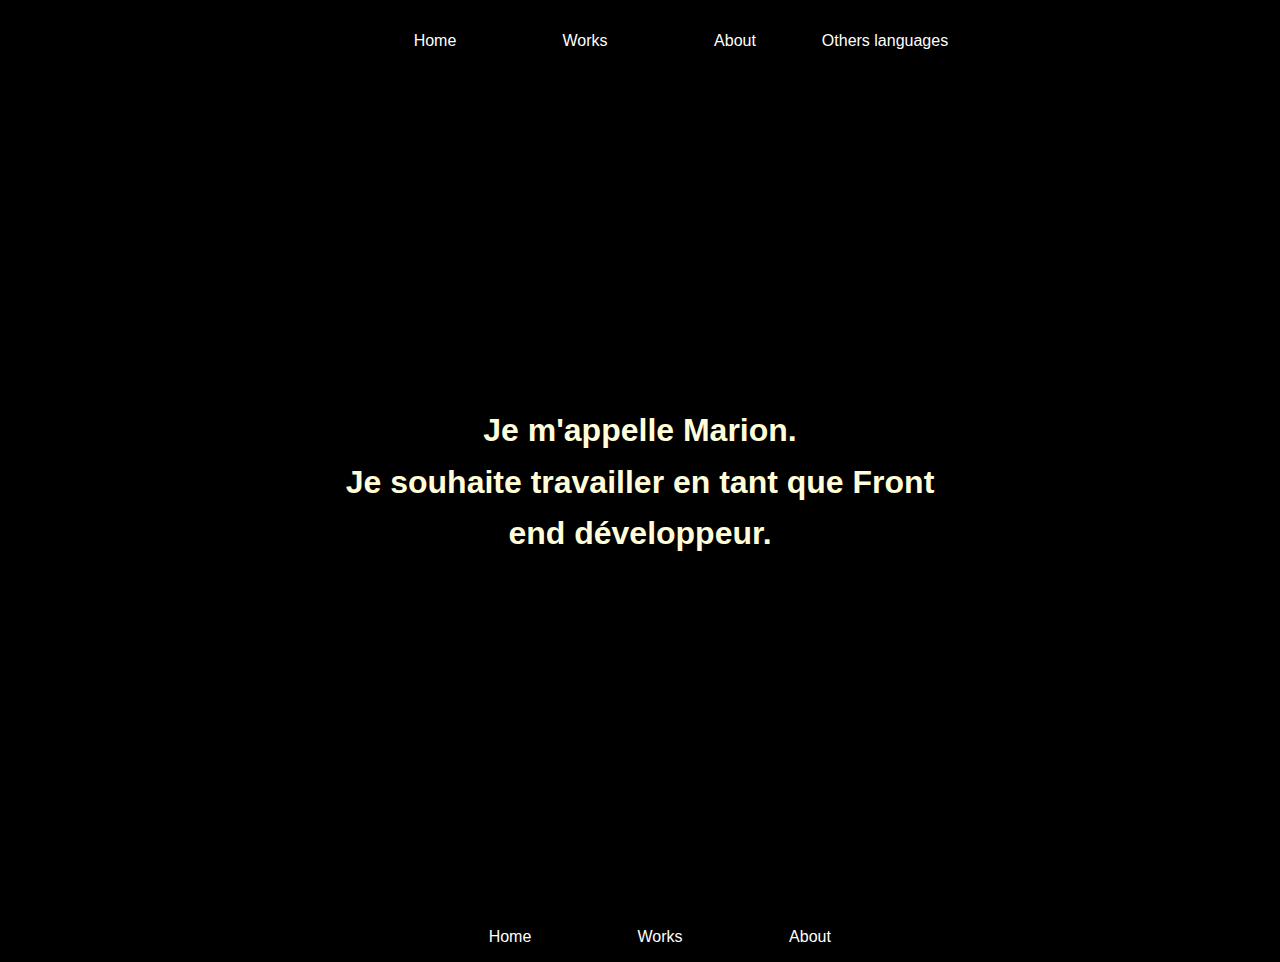
<file: Français/index.html>
<!DOCTYPE html>
<html lang="fr" dir="ltr">
  <head>
    <meta charset="utf-8">
    <title>Home</title>
    <meta name="viewport" content="width=device-width, initial-scale=1">
    <link rel="stylesheet" href="./css/normalize.css">
    <link rel="stylesheet" type="text/css" href="./css/css-style.css">
    <script src="js/jquery-3.3.1.min.js"></script>
  </head>
  <body>
    <div class="wrapper">
      <header>
        <nav class="global-menu">
          <a href="#" class="global-menu-button"><img src="img/menu.svg" alt="">
          </a>
          <ul class="global-menu-list">
            <li class="global-menu-item"><a href="index.html" class="item">Home</a></li>
            <li class="global-menu-item"><a href="portfolio.html" class="item">Works</a></li>
            <li class="global-menu-item"><a href="about.html" class="item">About</a></li>
            <li class="global-menu-item dropdown">
              <div class="dropbutton item">
                Others languages
                <div class="dropdown-content">
                  <a class="pc-dropdown" href="top.html,portfolio.html,contact.html">English</a>
                    <button class="button1">
                      <a href="top.html,portfolio.html,contact.html">EN</a>
                    </button>
                  <a class="pc-dropdown" href="accueil.html,portfolio.html,contact.html">日本語</a>
                    <button class="button2">
                      <a href="accueil.html,portfolio.html,contact.html">JP</a>
                    </button>
                </div>
              </div>
            </li>
          </ul>
        </nav>
      </header>

      <main>
        <div class="main-background">

        <div class="hero-text">
          <h1>Je m'appelle Marion.</br> Je souhaite travailler en tant que Front end développeur.</h1>
        </div>
      </div>
      </main>

      <footer>
      <ul class="sub-menu">
        <li><a href="index.html">Home</a></li>
        <li><a href="portfolio.html">Works</a></li>
        <li><a href="about.html">About</a></li>
      </ul>
      </footer>
    </div>
    <script type="text/javascript" src="./js/js-style.js"></script>
  </body>
  </body>
</html>
</file>
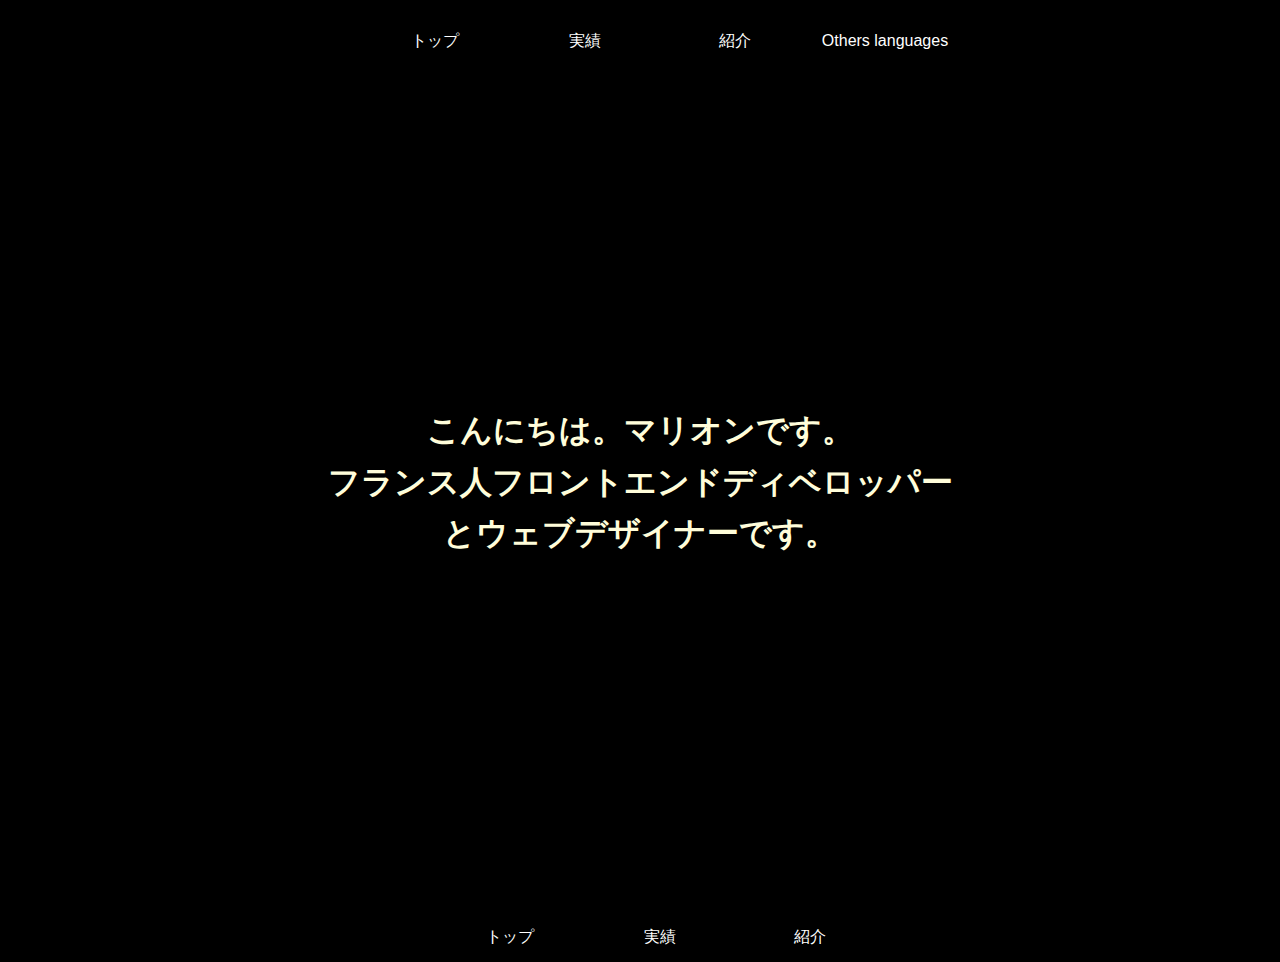
<file: 日本語/index.html>
<!DOCTYPE html>
<html lang="ja" dir="ltr">
  <head>
    <meta charset="utf-8">
    <title>トップ</title>
    <meta name="viewport" content="width=device-width, initial-scale=1">
    <link rel="stylesheet" type="text/css" href="./css/normalize.css">
    <link rel="stylesheet" type="text/css" href="./css/css-style.css">
    <script src="js/jquery-3.3.1.min.js"></script>
  </head>
  <body>
    <div class="wrapper">
      <header>
        <nav class="global-menu">
          <a href="#" class="global-menu-button"><img src="img/menu.svg" alt="">
          </a>
          <ul class="global-menu-list">
            <li class="global-menu-item"><a href="index.html" class="item">トップ</a></li>
            <li class="global-menu-item"><a href="portfolio.html" class="item">実績</a></li>
            <li class="global-menu-item"><a href="about.html" class="item">紹介</a></li>
            <li class="global-menu-item dropdown">
              <div class="dropbutton item">
                Others languages
                <div class="dropdown-content">
                  <a class="pc-dropdown" href="top.html,portfolio.html,contact.html">English</a>
                    <button class="button1">
                      <a href="top.html,portfolio.html,contact.html">EN</a>
                    </button>
                  <a class="pc-dropdown" href="accueil.html,portfolio.html,contact.html">Français</a>
                    <button class="button2">
                      <a href="accueil.html,portfolio.html,contact.html">FR</a>
                    </button>
                </div>
              </div>
            </li>
          </ul>
        </nav>
      </header>

      <main>
        <div class="main-background">

        <div class="hero-text">
          <h1>こんにちは。マリオンです。</br>フランス人フロントエンドディベロッパーとウェブデザイナーです。</h1>
        </div>
      </div>
      </main>

      <footer>
      <ul class="sub-menu">
        <li><a href="index.html">トップ</a></li>
        <li><a href="portfolio.html">実績</a></li>
        <li><a href="about.html">紹介</a></li>
      </ul>
      </footer>
    </div>
    <script type="text/javascript" src="./js/js-style.js"></script>
  </body>
  </body>
</html>
</file>
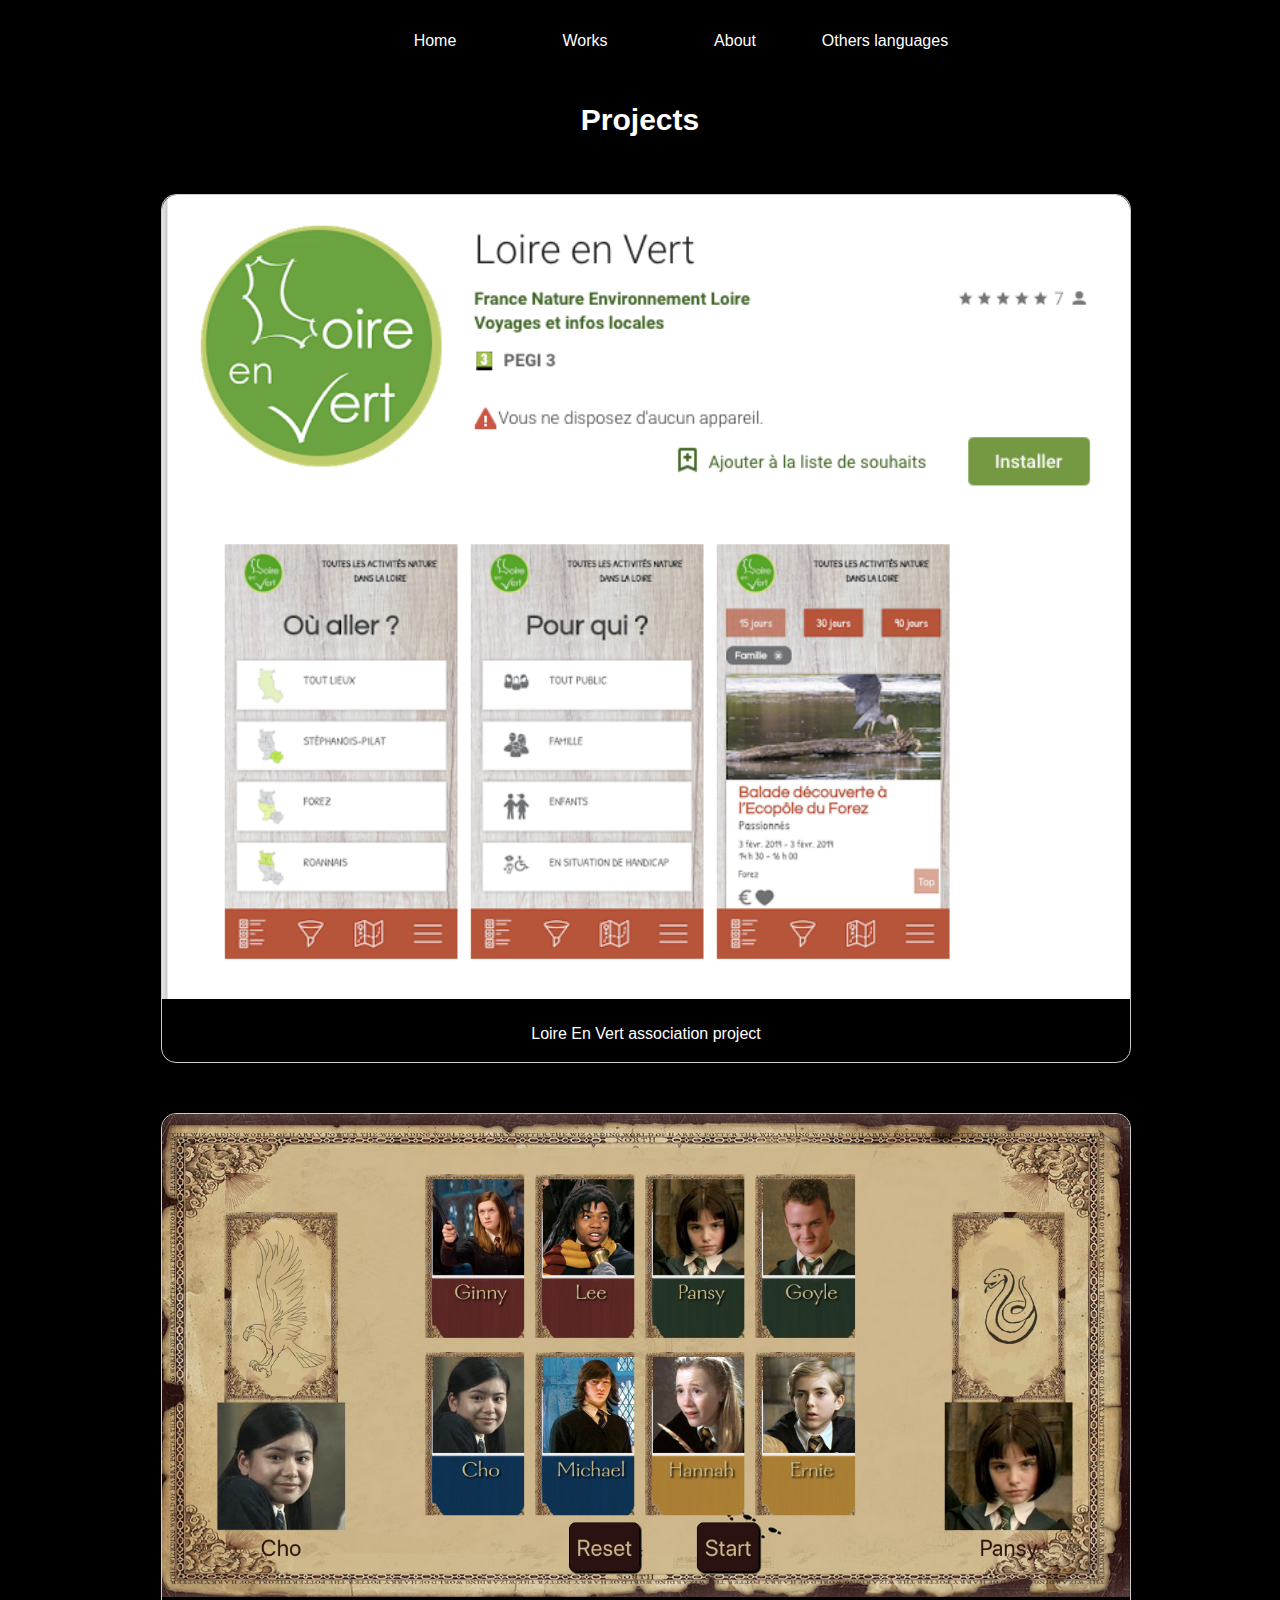
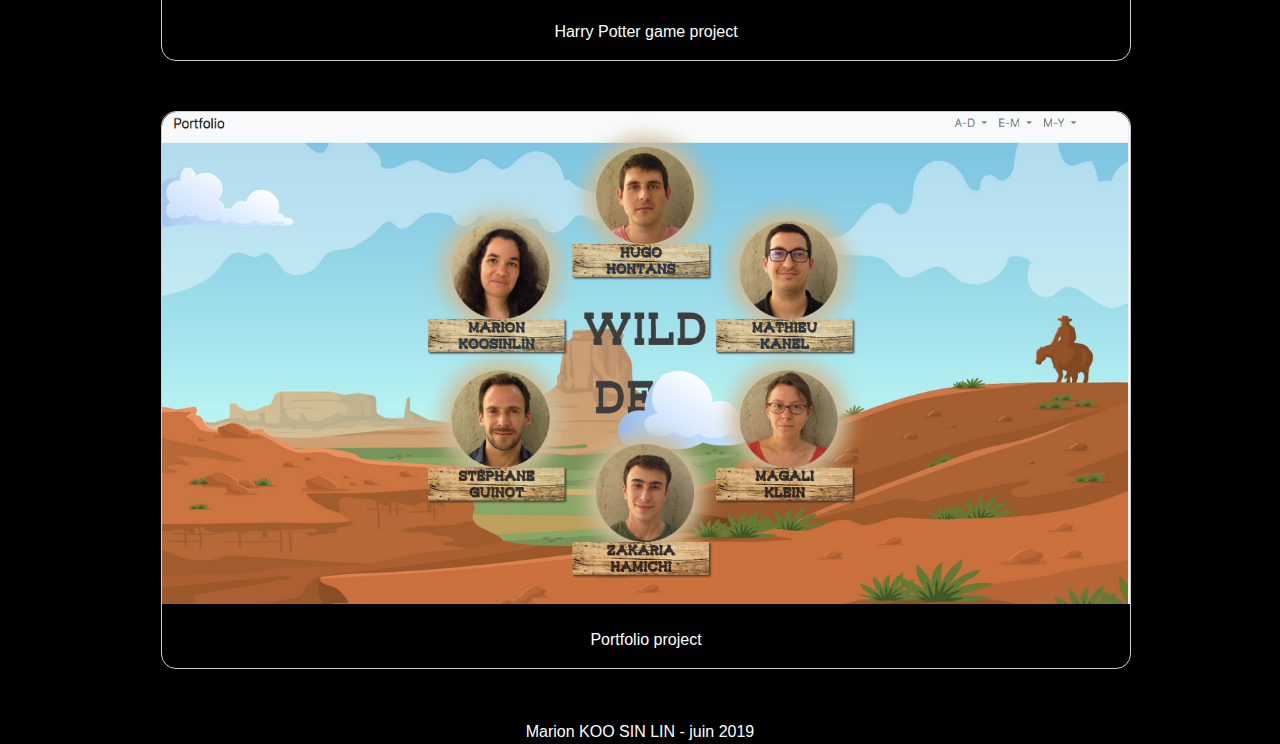
<file: English/portfolio.html>
<!DOCTYPE html>
<html lang="ja" dir="ltr">
  <head>
    <meta charset="utf-8">
    <title>Works</title>
    <meta name="viewport" content="width=device-width, initial-scale=1">
    <link rel="stylesheet" href="./css/normalize.css">
    <link rel="stylesheet" type="text/css" href="./css/css-style.css">
    <script src="js/jquery-3.3.1.min.js"></script>
  </head>
  <body>
    <div class="wrapper">
    <header>
      <nav class="global-menu">
        <a href="#" class="global-menu-button"><img src="img/menu.svg" alt="">
        </a>
        <ul class="global-menu-list">
          <li class="global-menu-item"><a href="index.html" class="item">Home</a></li>
          <li class="global-menu-item"><a href="portfolio.html" class="item">Works</a></li>
          <li class="global-menu-item"><a href="about.html" class="item">About</a></li>
          <li class="global-menu-item dropdown">
            <div class="dropbutton item">
              Others languages
              <div class="dropdown-content">
                <a class="pc-dropdown" href="top.html,portfolio.html,contact.html">English</a>
                  <button class="button1">
                    <a href="top.html,portfolio.html,contact.html">EN</a>
                  </button>
                <a class="pc-dropdown" href="accueil.html,portfolio.html,contact.html">日本語</a>
                  <button class="button2">
                    <a href="accueil.html,portfolio.html,contact.html">JP</a>
                  </button>
              </div>
            </div>
          </li>
        </ul>
      </nav>
    </header>
    <main>
      <h2 class="portfolio-title1">Projects</h2>

      <div class="gallery1">
      <div class="gallery1-item">
        <a target="_blank" href="https://play.google.com/store/apps/details?id=fr.loireenvert.cordova&hl=fr"><img src="./img/loireEnVert.png" alt="webdesign1"></a>
      <div class="desc1">Loire En Vert association project</div>
      </div>
      <div class="gallery1-item">
        <a target="_blank" href="https://luckarts.github.io/Spotter/#/"><img src="./img/harryPotter.png" alt="webdesign2"></a>
      <div class="desc1">Harry Potter game project</div>
      </div>
      <div class="gallery1-item">
        <a target="_blank" href="https://wildcodeschool.github.io/lyon-0918-portfolio/page5.html"><img src="./img/portfolioWild.png" alt="webdesign3"></a>
      <div class="desc1">Portfolio project</div>
      </div>
      </div>

      <!--<h2 class="portfolio-title2">デザイナー</h2>

      <div class="gallery2">
        <div class="gallery2-item">
        <a target="_blank" href="img/design1.png"><img src="img/design1.png" alt="design photo"></a>
      <div class="desc">Add a description here.</div>
      </div>
      <div class="gallery2-item">
        <a target="_blank" href="#"><img src="#" alt="webdesign5"></a>
      <div class="desc">Add a description here.</div>
      </div>
      <div class="gallery2-item">
        <a target="_blank" href="#"><img src="#" alt="webdesign6"></a>
      <div class="desc">Add a description here.</div>
      </div>
    </div>-->
    </main>

    <footer>
      <div>
        <p>Marion KOO SIN LIN - juin 2019</p>
      </div>
    </footer>
    </div>
    <script type="text/javascript" src="./js/js-style.js"></script>
  </body>
  </body>
</html>
</file>
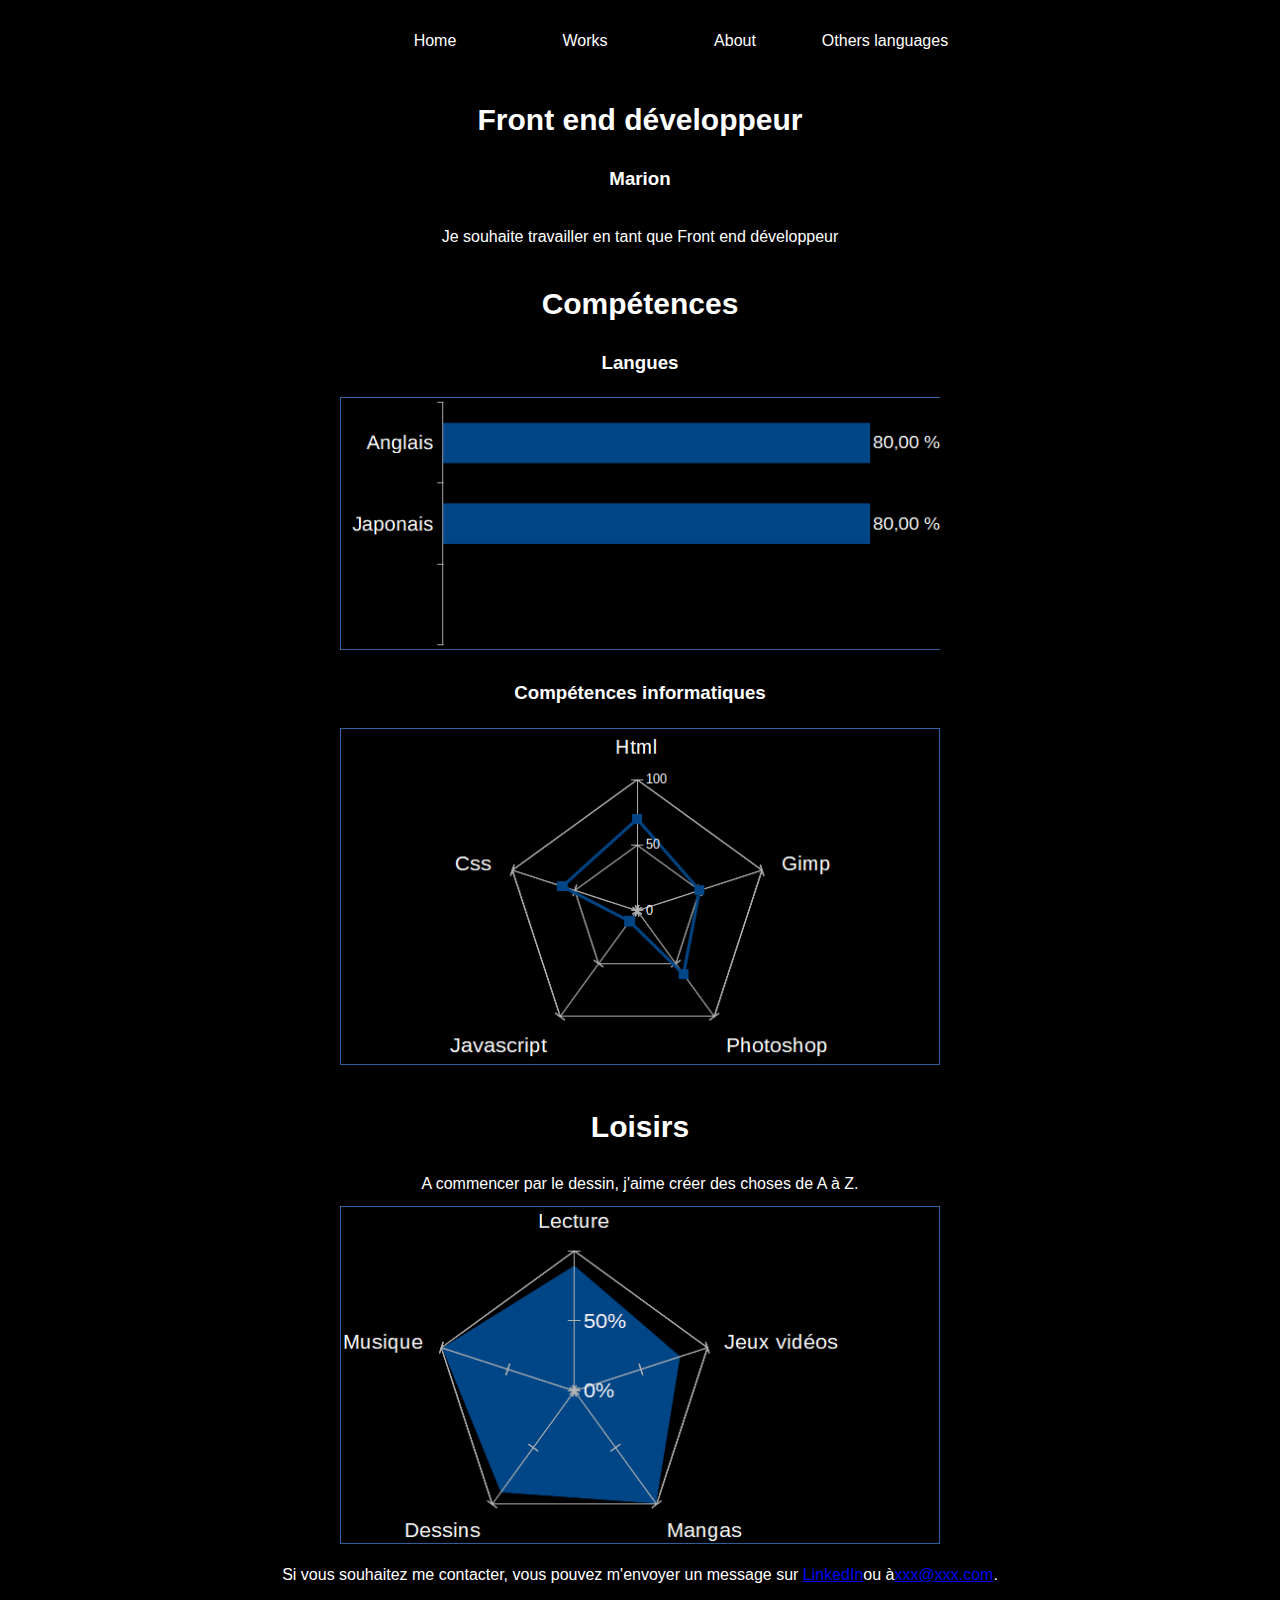
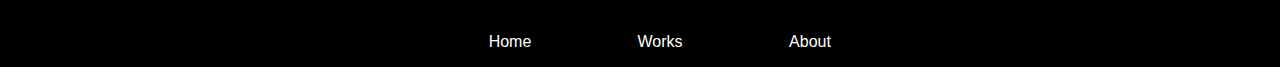
<file: Français/about.html>
<!DOCTYPE html>
<html lang="fr">
  <head>
    <meta charset="utf-8">
    <title>About</title>
    <meta name="viewport" content="width=device-width, initial-scale=1">
    <link rel="stylesheet" type="text/css" href="./css/normalize.css">
    <link rel="stylesheet" type="text/css" href="./css/css-style.css">
    <script src="js/jquery-3.3.1.min.js"></script>
  </head>
  <body>
    <div class="wrapper">
      <header>
        <nav class="global-menu">
          <a href="#" class="global-menu-button"><img src="img/menu.svg" alt="">
          </a>
          <ul class="global-menu-list">
            <li class="global-menu-item"><a href="index.html" class="item">Home</a></li>
            <li class="global-menu-item"><a href="portfolio.html" class="item">Works</a></li>
            <li class="global-menu-item"><a href="about.html" class="item">About</a></li>
            <li class="global-menu-item dropdown">
              <div class="dropbutton item">
                Others languages
                <div class="dropdown-content">
                  <a class="pc-dropdown" href="top.html,portfolio.html,contact.html">English</a>
                    <button class="button1">
                      <a href="top.html,portfolio.html,contact.html">EN</a>
                    </button>
                  <a class="pc-dropdown" href="accueil.html,portfolio.html,contact.html">日本語</a>
                    <button class="button2">
                      <a href="accueil.html,portfolio.html,contact.html">JP</a>
                    </button>
                </div>
              </div>
            </li>
          </ul>
        </nav>
      </header>

      <main>
        <!-- services proposés ? moyens de contact, réseaux sociaux, etc.-->
        <h2 class="about_tittle">Front end développeur</h2>
        <h3 class="name">Marion</h3>
        <p>Je souhaite travailler en tant que Front end développeur</p>

        <h2 class="about_tittle">Compétences</h2>
        <h3 class="sub-title">Langues</h3>
        <img src="./img/language-skills-fr.png" alt="diagrammes langues" class="skill1">

        <img src="./img/language-skills-small-fr.png" alt="diagrammes langues" class="skill3">

        <h3 class="sub-title">Compétences informatiques</h3>
        <img src="./img/IT-skills.png" alt="compétences informatiques" class="skill2">

        <img src="./img/IT-skills-small.png" alt="compétences informatiques" class="skill4">

        <h2 class="about_tittle">Loisirs</h2>

        <p>A commencer par le dessin, j'aime créer des choses de A à Z.</p>

        <img src="./img/hobby-fr.png" alt="diagrammes loisirs" class="hobby">
        <img src="./img/hobby2-fr.png" alt="diagrammes loisirs" class="hobby2">

        <p>Si vous souhaitez me contacter, vous pouvez m'envoyer un message sur <a target="_blank"href="https://fr.linkedin.com/in/marion-koosinlin-150161114">LinkedIn</a>ou à<a target="_blank" href="#">xxx@xxx.com</a>.</p>
      </main>

      <footer>
        <ul class="sub-menu">
          <li><a href="index.html">Home</a></li>
          <li><a href="portfolio.html">Works</a></li>
          <li><a href="about.html">About</a></li>
        </ul>
      </footer>
    </div>
    <script type="text/javascript" src="./js/js-style.js"></script>
  </body>
</html>
</file>
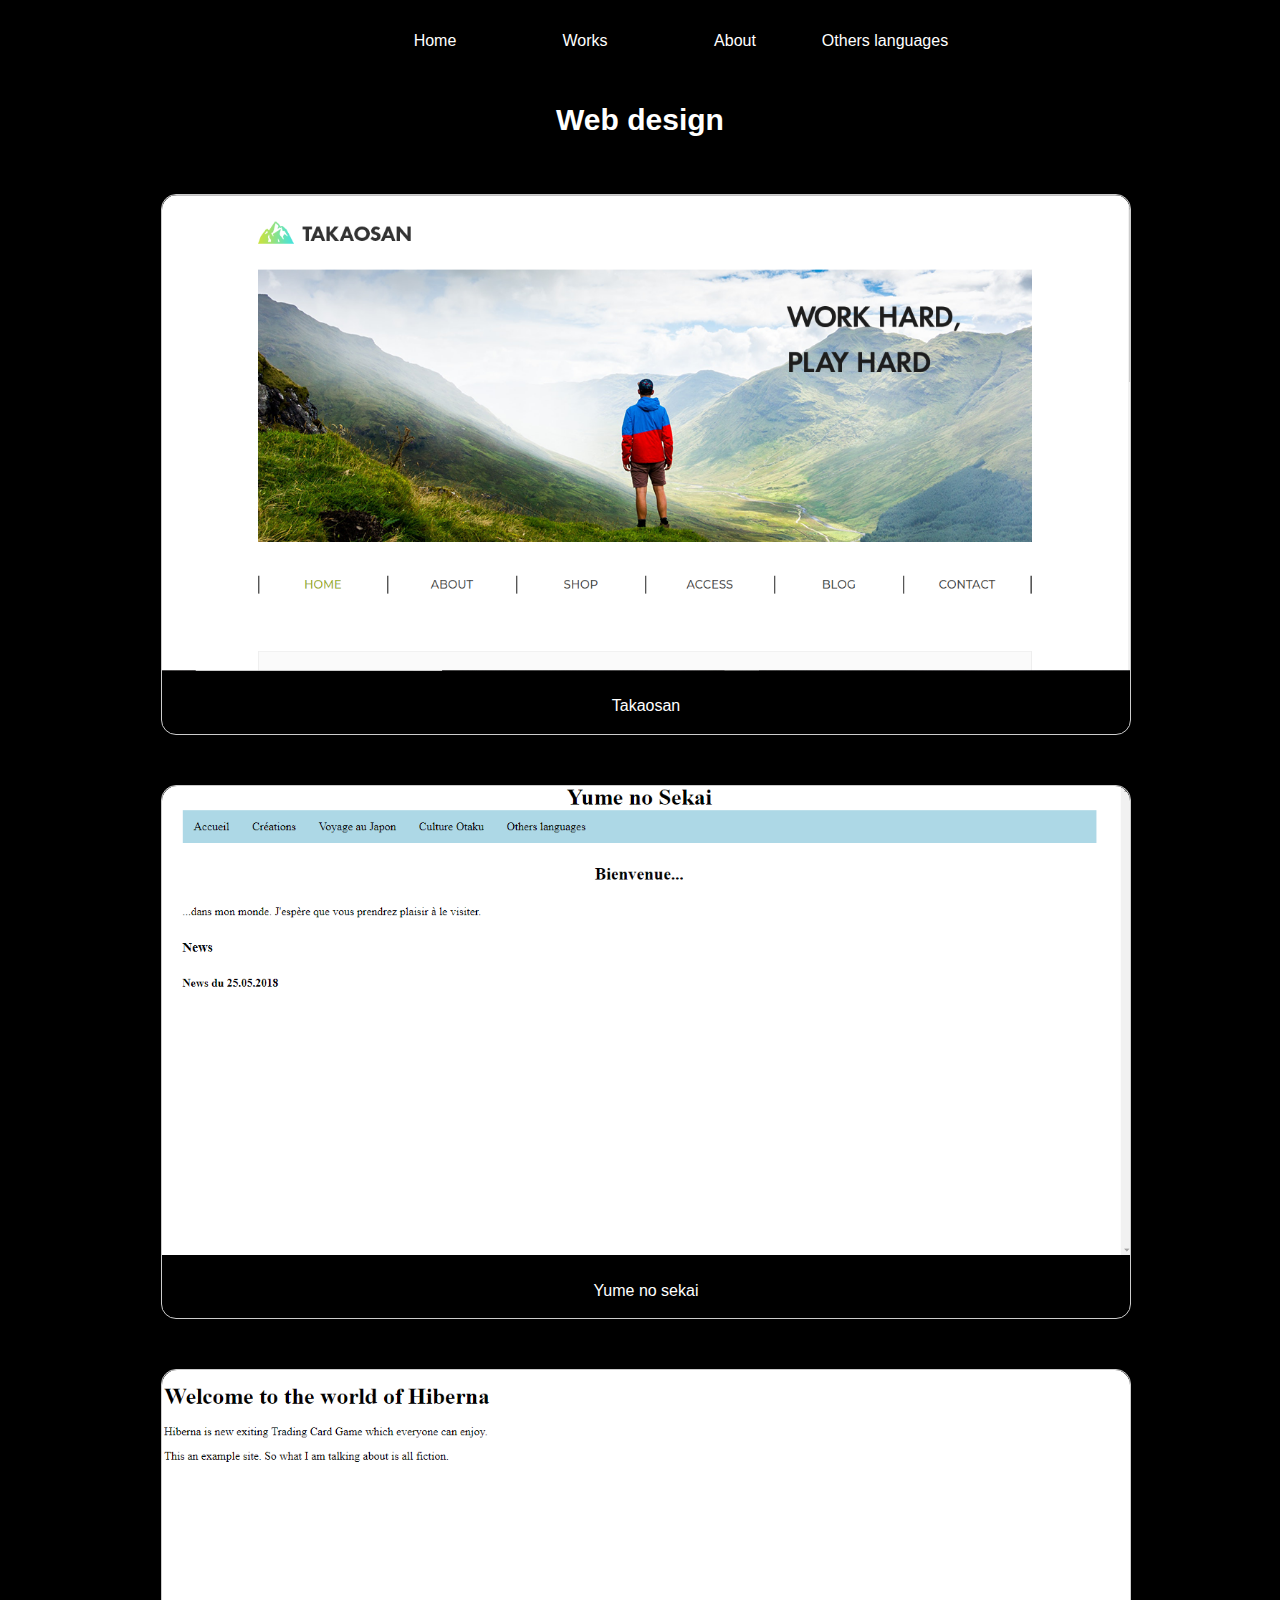
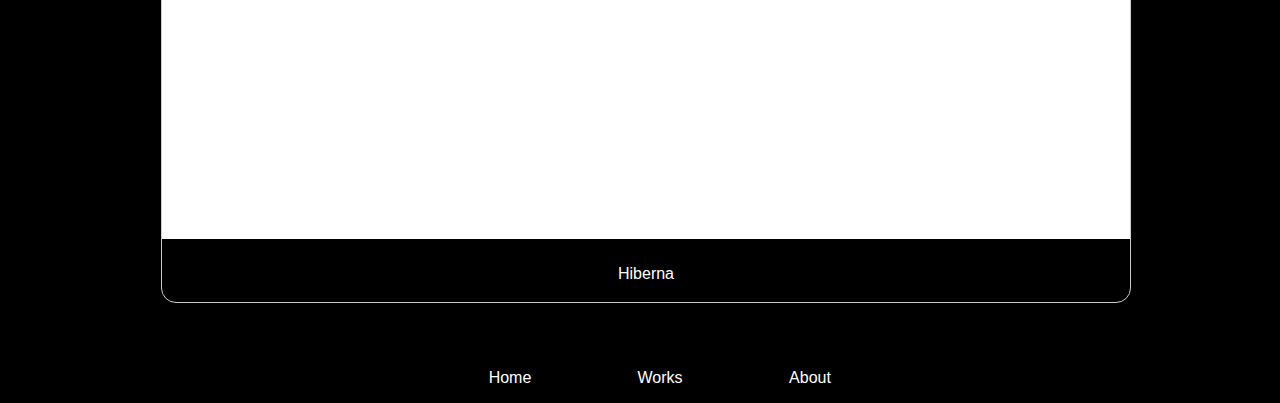
<file: Français/portfolio.html>
<!DOCTYPE html>
<html lang="ja" dir="ltr">
  <head>
    <meta charset="utf-8">
    <title>Works</title>
    <meta name="viewport" content="width=device-width, initial-scale=1">
    <link rel="stylesheet" href="./css/normalize.css">
    <link rel="stylesheet" type="text/css" href="./css/css-style.css">
    <script src="js/jquery-3.3.1.min.js"></script>
  </head>
  <body>
    <div class="wrapper">
    <header>
      <nav class="global-menu">
        <a href="#" class="global-menu-button"><img src="img/menu.svg" alt="">
        </a>
        <ul class="global-menu-list">
          <li class="global-menu-item"><a href="index.html" class="item">Home</a></li>
          <li class="global-menu-item"><a href="portfolio.html" class="item">Works</a></li>
          <li class="global-menu-item"><a href="about.html" class="item">About</a></li>
          <li class="global-menu-item dropdown">
            <div class="dropbutton item">
              Others languages
              <div class="dropdown-content">
                <a class="pc-dropdown" href="top.html,portfolio.html,contact.html">English</a>
                  <button class="button1">
                    <a href="top.html,portfolio.html,contact.html">EN</a>
                  </button>
                <a class="pc-dropdown" href="accueil.html,portfolio.html,contact.html">日本語</a>
                  <button class="button2">
                    <a href="accueil.html,portfolio.html,contact.html">JP</a>
                  </button>
              </div>
            </div>
          </li>
        </ul>
      </nav>
    </header>
    <main>
      <h2 class="portfolio-title1">Web design</h2>

      <div class="gallery1">
      <div class="gallery1-item">
        <a target="_blank" href="#"><img src="./img/website1.png" alt="webdesign1"></a>
      <div class="desc1">Takaosan</div>
      </div>
      <div class="gallery1-item">
        <a target="_blank" href="#"><img src="./img/website2.png" alt="webdesign2"></a>
      <div class="desc1">Yume no sekai</div>
      </div>
      <div class="gallery1-item">
        <a target="_blank" href="#"><img src="./img/website3.png" alt="webdesign3"></a>
      <div class="desc1">Hiberna</div>
      </div>
      </div>

      <!--<h2 class="portfolio-title2">デザイナー</h2>

      <div class="gallery2">
        <div class="gallery2-item">
        <a target="_blank" href="img/design1.png"><img src="img/design1.png" alt="design photo"></a>
      <div class="desc">Add a description here.</div>
      </div>
      <div class="gallery2-item">
        <a target="_blank" href="#"><img src="#" alt="webdesign5"></a>
      <div class="desc">Add a description here.</div>
      </div>
      <div class="gallery2-item">
        <a target="_blank" href="#"><img src="#" alt="webdesign6"></a>
      <div class="desc">Add a description here.</div>
      </div>
    </div>-->
    </main>

    <footer>
      <ul class="sub-menu">
        <li><a href="index.html">Home</a></li>
        <li><a href="portfolio.html">Works</a></li>
        <li><a href="about.html">About</a></li>
      </ul>
    </footer>
    </div>
    <script type="text/javascript" src="./js/js-style.js"></script>
  </body>
  </body>
</html>
</file>
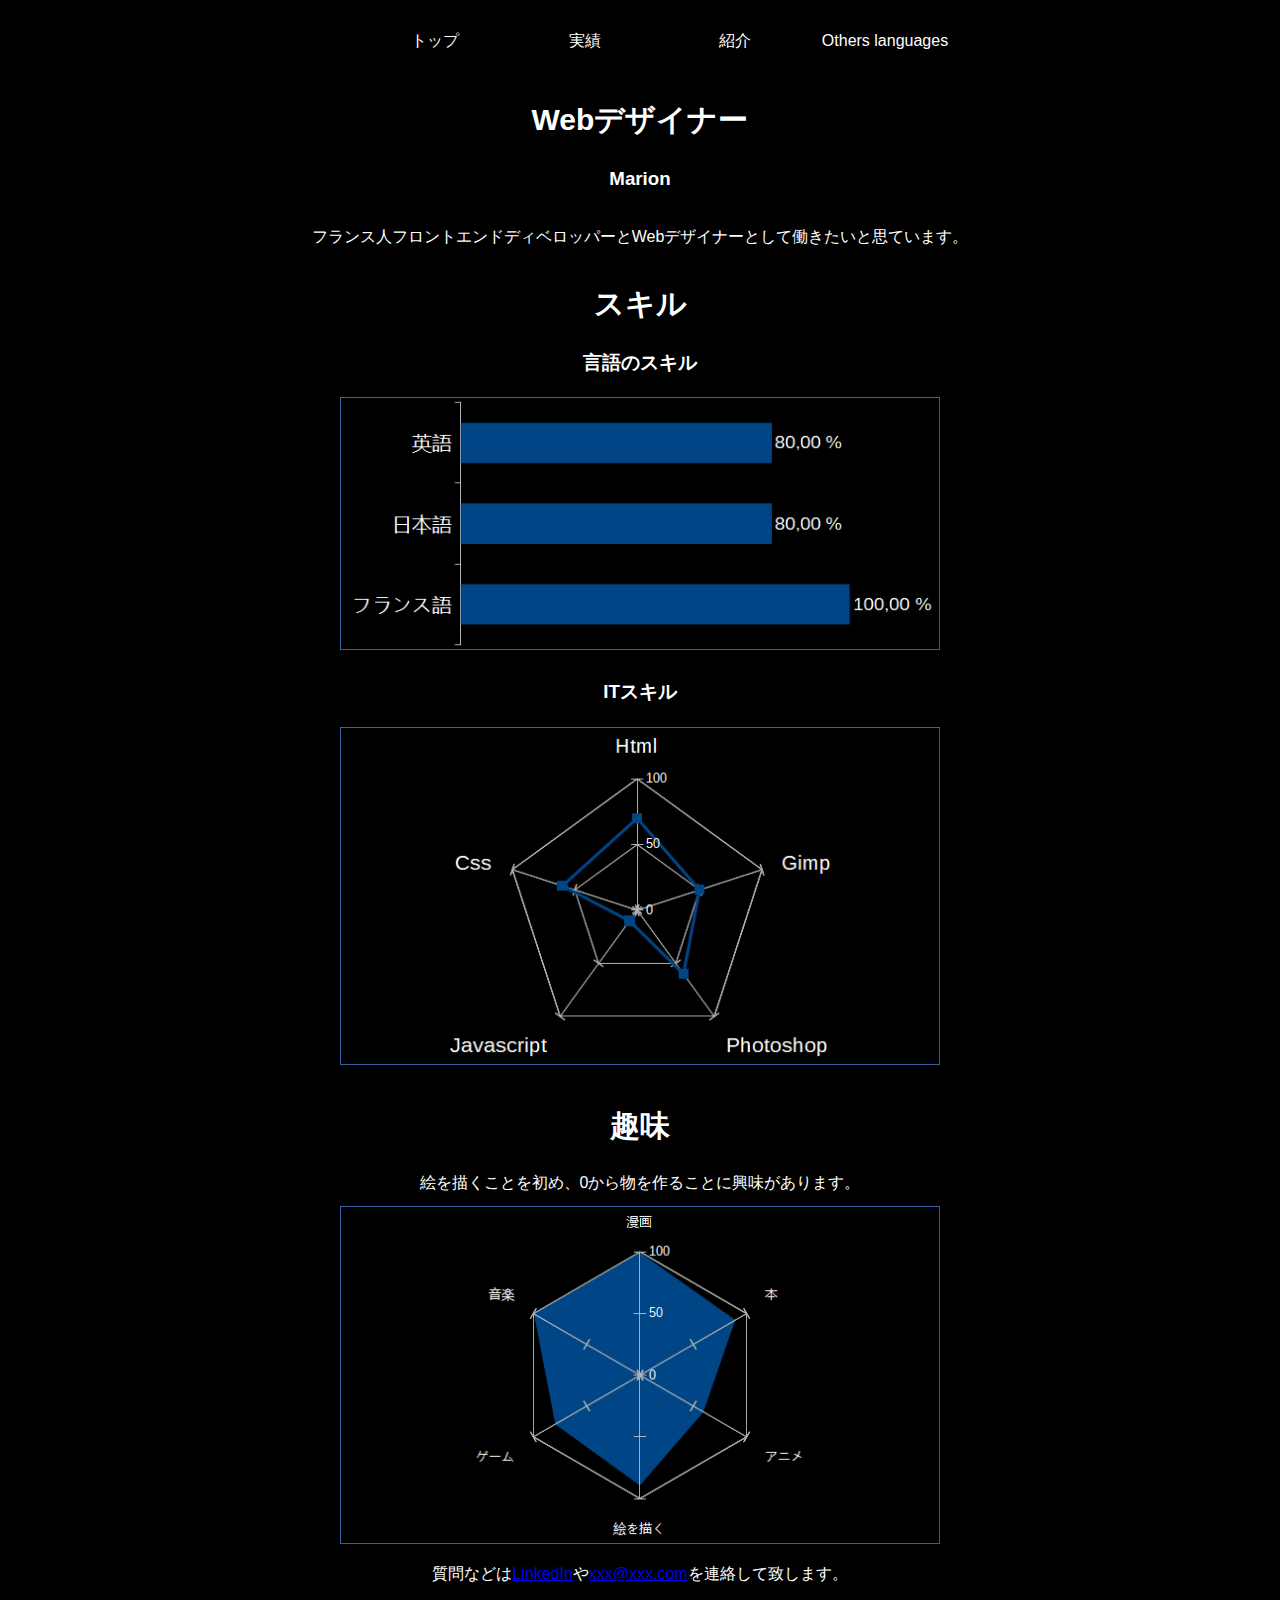
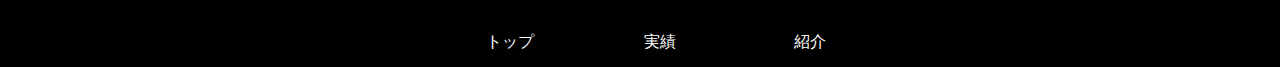
<file: 日本語/about.html>
<!DOCTYPE html>
<html lang="ja">
  <head>
    <meta charset="utf-8">
    <title>紹介</title>
    <meta name="viewport" content="width=device-width, initial-scale=1">
    <link rel="stylesheet" type="text/css" href="./css/normalize.css">
    <link rel="stylesheet" type="text/css" href="./css/css-style.css">
    <script src="js/jquery-3.3.1.min.js"></script>
  </head>
  <body>
    <div class="wrapper">
      <header>
        <nav class="global-menu">
          <a href="#" class="global-menu-button"><img src="img/menu.svg" alt="">
          </a>
          <ul class="global-menu-list">
            <li class="global-menu-item"><a href="index.html" class="item">トップ</a></li>
            <li class="global-menu-item"><a href="portfolio.html" class="item">実績</a></li>
            <li class="global-menu-item"><a href="about.html" class="item">紹介</a></li>
            <li class="global-menu-item dropdown">
              <div class="dropbutton item">
                Others languages
                <div class="dropdown-content">
                  <a class="pc-dropdown" href="top.html,portfolio.html,contact.html">English</a>
                    <button class="button1">
                      <a href="top.html,portfolio.html,contact.html">EN</a>
                    </button>
                  <a class="pc-dropdown" href="accueil.html,portfolio.html,contact.html">Français</a>
                    <button class="button2">
                      <a href="accueil.html,portfolio.html,contact.html">FR</a>
                    </button>
                </div>
              </div>
            </li>
          </ul>
        </nav>
      </header>

      <main>
        <!-- services proposés ? moyens de contact, réseaux sociaux, etc.-->
        <h2 class="about_tittle">Webデザイナー</h2>
        <h3 class="name">Marion</h3>
        <p>フランス人フロントエンドディベロッパーとWebデザイナーとして働きたいと思ています。</p>

        <h2 class="about_tittle">スキル</h2>
        <h3 class="sub-title">言語のスキル</h3>
        <img src="./img/language-skills-ja.png" alt="言語のスキルグラフィック" class="skill1">

        <img src="./img/language-skills-small-ja.png" alt="言語のスキルグラフィック" class="skill3">

        <h3 class="sub-title">ITスキル</h3>
        <img src="./img/IT-skills.png" alt="ITスキル" class="skill2">

        <img src="./img/IT-skills-small.png" alt="ITスキル" class="skill4">

        <h2 class="about_tittle">趣味</h2>

        <p>絵を描くことを初め、0から物を作ることに興味があります。</p>

        <img src="./img/hobby.png" alt="趣味" class="hobby">
        <img src="./img/hobby2.png" alt="趣味" class="hobby2">

        <p>質問などは<a target="_blank"href="https://fr.linkedin.com/in/marion-koosinlin-150161114">LinkedIn</a>や<a target="_blank" href="#">xxx@xxx.com</a>を連絡して致します。</p>
      </main>

      <footer>
        <ul class="sub-menu">
          <li><a href="index.html">トップ</a></li>
          <li><a href="portfolio.html">実績</a></li>
          <li><a href="about.html">紹介</a></li>
        </ul>
      </footer>
    </div>
    <script type="text/javascript" src="./js/js-style.js"></script>
  </body>
</html>
</file>
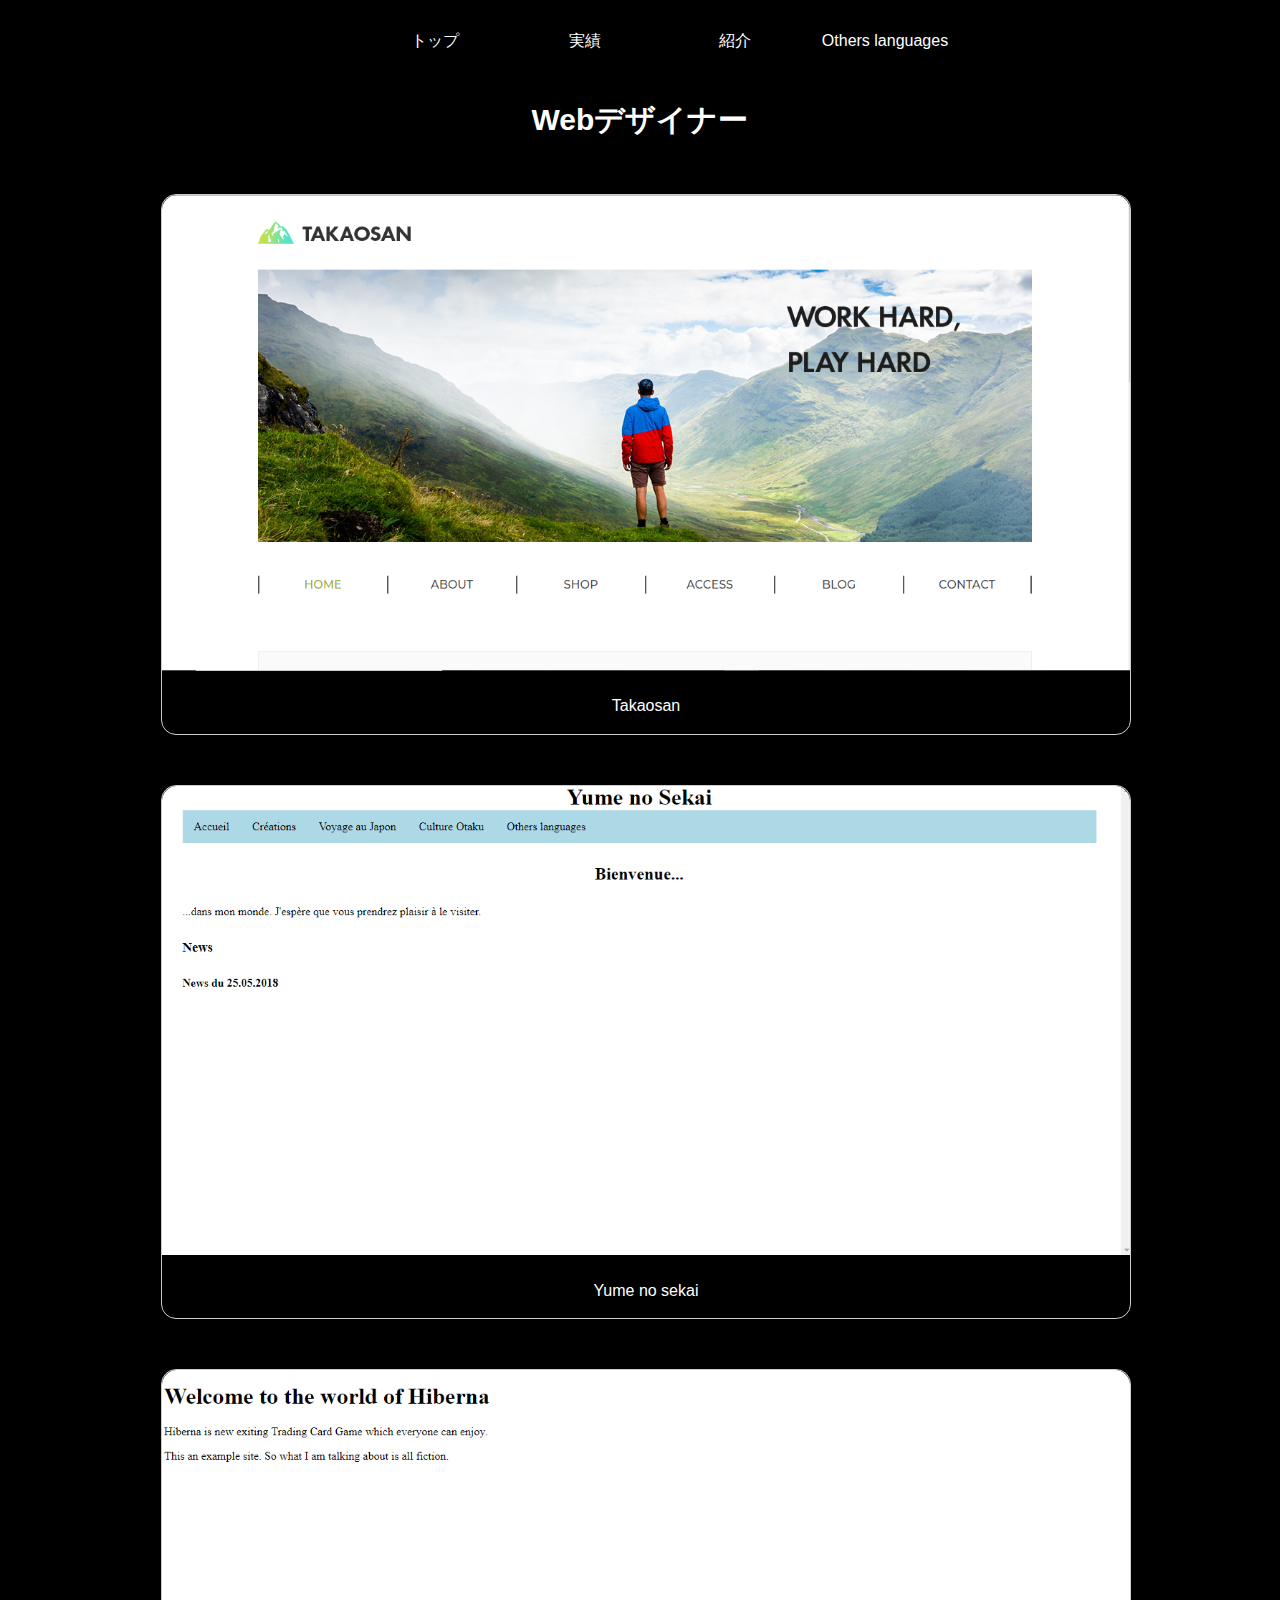
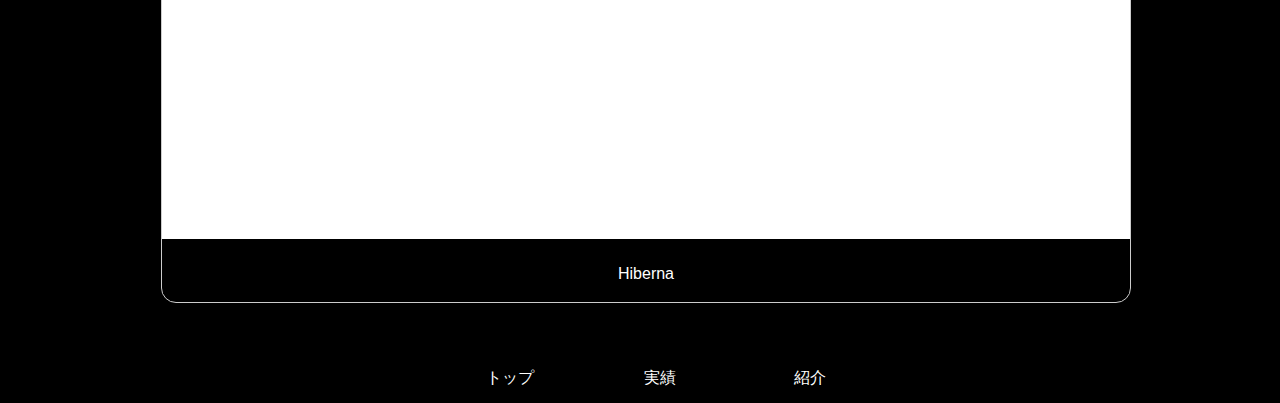
<file: 日本語/portfolio.html>
<!DOCTYPE html>
<html lang="ja" dir="ltr">
  <head>
    <meta charset="utf-8">
    <title>実績</title>
    <meta name="viewport" content="width=device-width, initial-scale=1">
    <link rel="stylesheet" type="text/css" href="./css/normalize.css">
    <link rel="stylesheet" type="text/css" href="./css/css-style.css">
    <script src="js/jquery-3.3.1.min.js"></script>
  </head>
  <body>
    <div class="wrapper">
    <header>
      <nav class="global-menu">
        <a href="#" class="global-menu-button"><img src="img/menu.svg" alt="">
        </a>
        <ul class="global-menu-list">
          <li class="global-menu-item"><a href="index.html" class="item">トップ</a></li>
          <li class="global-menu-item"><a href="portfolio.html" class="item">実績</a></li>
          <li class="global-menu-item"><a href="about.html" class="item">紹介</a></li>
          <li class="global-menu-item dropdown">
            <div class="dropbutton item">
              Others languages
              <div class="dropdown-content">
                <a class="pc-dropdown" href="top.html,portfolio.html,contact.html">English</a>
                  <button class="button1">
                    <a href="top.html,portfolio.html,contact.html">EN</a>
                  </button>
                <a class="pc-dropdown" href="accueil.html,portfolio.html,contact.html">Français</a>
                  <button class="button2">
                    <a href="accueil.html,portfolio.html,contact.html">FR</a>
                  </button>
              </div>
            </div>
          </li>
        </ul>
      </nav>
    </header>
    <main>
      <h2 class="portfolio-title1">Webデザイナー</h2>

      <div class="gallery1">
      <div class="gallery1-item">
        <a target="_blank" href="#"><img src="./img/website1.png" alt="webdesign1"></a>
      <div class="desc1">Takaosan</div>
      </div>
      <div class="gallery1-item">
        <a target="_blank" href="#"><img src="./img/website2.png" alt="webdesign2"></a>
      <div class="desc1">Yume no sekai</div>
      </div>
      <div class="gallery1-item">
        <a target="_blank" href="#"><img src="./img/website3.png" alt="webdesign3"></a>
      <div class="desc1">Hiberna</div>
      </div>
      </div>

      <!--<h2 class="portfolio-title2">デザイナー</h2>

      <div class="gallery2">
        <div class="gallery2-item">
        <a target="_blank" href="img/design1.png"><img src="img/design1.png" alt="design photo"></a>
      <div class="desc">Add a description here.</div>
      </div>
      <div class="gallery2-item">
        <a target="_blank" href="#"><img src="#" alt="webdesign5"></a>
      <div class="desc">Add a description here.</div>
      </div>
      <div class="gallery2-item">
        <a target="_blank" href="#"><img src="#" alt="webdesign6"></a>
      <div class="desc">Add a description here.</div>
      </div>
    </div>-->
    </main>

    <footer>
      <ul class="sub-menu">
        <li><a href="index.html">トップ</a></li>
        <li><a href="portfolio.html">実績</a></li>
        <li><a href="about.html">紹介</a></li>
      </ul>
    </footer>
    </div>
    <script type="text/javascript" src="./js/js-style.js"></script>
  </body>
  </body>
</html>
</file>
<file: Français/css/css-style.css>
html {
  font-size: 100%;
  line-height: 1.6;
  height: 100%;
}

body{
  font-family: -apple-system, BlinkMacSystemFont, "Helvetica Neue", YuGothic, "ヒラギノ角ゴ ProN W3", Hiragino Kaku Gothic ProN, Arial, "メイリオ", Meiryo, sans-serif;
  text-align: center;
  height: 100%;
  color: white;
  background-color: black;
  z-index: -2;
}


li{
  list-style-type: none;
}

p{
  margin: 10px 0;
}

footer{
  margin-top: 30px;
}

.wrapper{
  width: 1280px;
  margin: 0 auto;
}

/*global-menu*/
.global-menu {
  transition: box-shadow 0.3s ease-in;
  margin-bottom: 10px;
}

.global-menu-list{
  display: flex;
  flex-direction: row;
  flex-wrap: wrap;
  justify-content: center;
  align-items: center;
}

.item{
  display: block;
  width: 150px;
  height: 50px;
  line-height: 50px;
  text-align: center;
  text-decoration: none;
  color: white;
  font-weight: 500;
  transition: .2s;
}

.item:hover{
  color: red;
}

.global-menu-button {
  display: none;
}

.global-menu .global-menu-list_show {
  height: 100vh;
}

.no_sroll {
  height: 100vh;
  overflow: hidden;
}

.fixed_menu {
  position: fixed;
  top: 0;
  left: 0;
  background-color: rgba(250, 240, 230, 1);
  padding-bottom: 20px;
  box-shadow: 0 2px 1px 1px rgba(100, 100, 100, 0.3);
  width: 100%;
}

.fixed_menu .global-menu-list {
  width: 1280px;
  margin-right: auto;
  margin-left: auto;
}

/*dropdown menu*/
.dropbutton {
  cursor: pointer;
  color: white;
}

/*html, body {
  height: 100%;
  overflow: hidden;
}*/

.dropdown {
  position: relative;
  display: inline-block;
}

.dropdown-content {
  display: none;
  position: absolute;
  background-color: black;
  min-width: 150px;
  box-shadow: 0px 8px 8px 0px rgba(0,0,0,0.2);
  z-index: 1;
  transition: all 1s;
}

.pc-dropdown {
  color: white;
  text-decoration: none;
  display: block;
  text-align: center;
}

.pc-dropdown:hover {
  background-color: white;
  color: red;
}

.dropbutton:hover .dropdown-content {
  display: block;
}
.button1{
  display: none;
}

.button2{
  display: none;
}/*./dropdown menu*/

/*main-background*/
.main-background{
  background-image: url("C:/Users/Marion/Desktop/Web design/Site portfolio webdesign/日本語/img/background-books1.png");
  height: 800px;
  width: 100%;
  background-position: center;
  background-repeat: no-repeat;
  background-size: contain;
  position: relative;
  z-index: -1;
}

.hero-text{
  position: absolute;
  text-align: center;
  top: 50%;
  left: 50%;
  transform: translate(-50%,-50%);
  text-shadow: 2px 2px 3px black, -1px 0 black, 0 1px black, 0 -1px black;
  color: #fffdda;
}/*./main-background*/
/*titles*/
h2.about_tittle{
  margin-top: 30px;
  font-size: 30px;
  margin-bottom: 20px;
}

h2.portfolio-title1{
  margin: 30px 0 30px 0;
  font-size: 30px;
}

h2.portfolio-title2{
  margin: 30px 0 30px 0;
  font-size: 30px;
}
.sub-title{
  margin-top: 20px;
  margin-bottom: 20px;
}/*./titles*/

.name{margin: 20px 0 30px 0;}

/*galleries*/
div.gallery1{
  margin: 0 auto;
  width: 968px;
}

div.gallery1-item{
  display: block;
  margin: 50px 5px;
  border: 1px solid #ccc;
  border-radius: 15px;
  width: 968px;
}

div.gallery1-item:hover{
  border: 1px solid darkred;
  box-shadow: 4px 4px 3px darkred;
}

div.gallery1-item img{
  width: 100%;
  height: auto;
  border-radius: 15px 15px 0 0;
}

div.desc1 {
  padding: 15px;
  text-align: center;
}

div.gallery2{
  margin: 0 auto;
  width: 968px;
}

div.gallery2-item{
  display: block;
  margin: 5px;
  border: 1px solid #ccc;
  border-radius: 15px;
  width: 968px;
}

div.gallery2-item:hover{
  border: 1px solid red;
}

div.gallery2-item img{
  width: 100%;
  height: auto;
  border-radius: 15px;
}

div.desc2 {
  padding: 15px;
  text-align: center;
}

/*diagrammes compétences*/
.skill1{
  width: 600px;
  height: auto;
}

.skill2{
  width: 600px;
  height: auto;
}

.skill3{
  display: none;
}

.skill4{
  display: none;
}

.hobby{
  width: 600px;
  height: auto;
}

.hobby2{
  display: none;
}

/*sub-menu => prbl mise en page à régler*/
.sub-menu{
  display: flex;
  flex-direction: row;
  flex-wrap: wrap;
  justify-content: center;
  align-items: center;
}

.sub-menu li{width: 150px;}

.sub-menu li a{
  display: block;
  width: 150px;
  height: 50px;
  line-height: 50px;
  text-align: center;
  text-decoration: none;
  color: white;
}

.sub-menu li a:hover{color: red;}

@media screen and (max-width:768px){
  body{
    margin-right: 2%;
    margin-left: 2%;
    background-color: linen;
    color: black;
  }
}

@media screen and (max-width:768px){
  .wrapper{
    width: 100%;
  }
  h2.about_tittle{
    margin-top: 60px;
  }
}

@media screen and (max-width:768px) {
  .global-menu {
    position: absolute;
    top: 103px;
    z-index: 100;
    width: 100%;
  }

  .global-menu-list {
    transition: all 0.5s ease-in;
    margin-top: 0;
    height: 0;
    background-color: rgba(250, 240, 230, 0.8);
    flex-direction: column;
    justify-content: flex-start;
    overflow: hidden;
  }

  .item {
  width: 100%;
  padding: 16px 0;
  height: auto;
  border-top: 1px solid black;
  color: black;
}

  .global-menu-button {
  display: block;
  position: fixed;
  top: 30px;
  right: 30px;
  }
}

@media screen and (max-width:768px) {
  .dropbutton {
    color: black;
  }
  .dropdown-content{
    display: flex;
    position: static;
    box-shadow: none;
    justify-content: space-around;
    background-color: inherit;
  }

  .pc-dropdown {
    display: none;
    }

  .button1{
    display: block;
    width: 50px;
    height: 30px;
    line-height: 30px;
    margin: 10px 0 0 0px;
    border: none;
    background-color: inherit;
  }

  .button1 a{
    display: block;
    border: 1px solid black;
    text-align: center;
    text-decoration: none;
    padding: 5px 5px;
    color: black;
  }

  .button1 a:hover {
    border: 1px solid white;
    }

  .button2 {
    display: block;
    width: 50px;
    height: 30px;
    line-height: 30px;
    margin: 10px 0 0 0;
    border: none;
    background-color: inherit;
  }

  .button2 a{
    display: block;
    border: 1px solid black;
    text-align: center;
    text-decoration: none;
    padding: 5px 5px;
    color: black;
  }

  .button2 a:hover {
    border: 1px solid white;
  }

  .dropbutton:hover{
    color: black;
  }

  .dropbutton:hover .dropdown-content {
    display: flex;
  }
}

@media screen and (max-width:768px) {
  .item.icon{
    float: right;
    display: block;
    position: absolute;
    right: 0;
    top: 0;
  }
}

@media screen and (max-width: 768px) {
  .global-menu.responsive {
    position: relative;
  }

  .item {
    float: none;
    display: block;
  }

  .global-menu.responsive .dropdown {
    float: none;
  }
  .global-menu.responsive .dropdown-content {
    position: relative;
  }
  .global-menu.responsive .dropdown .dropbutton {
    display: block;
    width: 100%;
    text-align: left;
  }
}/*./global-menu*/

@media screen and (max-width:768px) {
  .main-background{
    max-width: 100%;
  }
  /*rendre "hero-text" responsive*/
  .hero-text{
    font-size: 0.6rem;
  }
}

@media screen and (max-width:768px) {
  div.gallery1{
    width: 100%;
    padding: 0 3%;
  }

  div.gallery1-item{
    float: none;
    margin-bottom: 20px;
    width: 100%;
  }

  div.gallery2{
    width: 100%;
    padding: 0 3%;
  }

  div.gallery2-item{
    float: none;
    margin-bottom: 20px;
    width: 100%;
  }
}/*./gallerie*/

@media screen and (max-width:768px) {
  .skill1{
    display: none;
  }

  .skill2{
  display: none;
}

  .skill3{
    display: block;
    width: 100%;
    padding: 0 3%;
  }

  .skill4{
    display: block;
    width: 100%;
    padding: 0 3%;
  }
}/*./diagrammes compétences*/

@media screen and (max-width:768px){
  .hobby{
    display: none;
  }

  .hobby2{
    display: block;
    width: 100%;
    padding: 0 3%;
  }
}

@media screen and (max-width:768px) {
  .sub-menu {
    display: none;
  }
}/*./sub-menu*/
</file>
<file: 日本語/css/css-style.css>
html {
  font-size: 100%;
  line-height: 1.6;
  height: 100%;
}

body{
  font-family: -apple-system, BlinkMacSystemFont, "Helvetica Neue", YuGothic, "ヒラギノ角ゴ ProN W3", Hiragino Kaku Gothic ProN, Arial, "メイリオ", Meiryo, sans-serif;
  text-align: center;
  height: 100%;
  color: white;
  background-color: black;
  z-index: -2;
}


li{
  list-style-type: none;
}

p{
  margin: 10px 0;
}

footer{
  margin-top: 30px;
}

.wrapper{
  width: 1280px;
  margin: 0 auto;
}

/*global-menu*/
.global-menu {
  transition: box-shadow 0.3s ease-in;
  margin-bottom: 10px;
}

.global-menu-list{
  display: flex;
  flex-direction: row;
  flex-wrap: wrap;
  justify-content: center;
  align-items: center;
}

.item{
  display: block;
  width: 150px;
  height: 50px;
  line-height: 50px;
  text-align: center;
  text-decoration: none;
  color: white;
  font-weight: 500;
  transition: .2s;
}

.item:hover{
  color: red;
}

.global-menu-button {
  display: none;
}

.global-menu .global-menu-list_show {
  height: 100vh;
}

.no_sroll {
  height: 100vh;
  overflow: hidden;
}

.fixed_menu {
  position: fixed;
  top: 0;
  left: 0;
  background-color: rgba(250, 240, 230, 1);
  padding-bottom: 20px;
  box-shadow: 0 2px 1px 1px rgba(100, 100, 100, 0.3);
  width: 100%;
}

.fixed_menu .global-menu-list {
  width: 1280px;
  margin-right: auto;
  margin-left: auto;
}

/*dropdown menu*/
.dropbutton {
  cursor: pointer;
  color: white;
}

/*html, body {
  height: 100%;
  overflow: hidden;
}*/

.dropdown {
  position: relative;
  display: inline-block;
}

.dropdown-content {
  display: none;
  position: absolute;
  background-color: black;
  min-width: 150px;
  box-shadow: 0px 8px 8px 0px rgba(0,0,0,0.2);
  z-index: 1;
  transition: all 1s;
}

.pc-dropdown {
  color: white;
  text-decoration: none;
  display: block;
  text-align: center;
}

.pc-dropdown:hover {
  background-color: white;
  color: red;
}

.dropbutton:hover .dropdown-content {
  display: block;
}
.button1{
  display: none;
}

.button2{
  display: none;
}/*./dropdown menu*/

/*main-background*/
.main-background{
  background-image: url("C:/Users/Marion/Desktop/Web design/Site portfolio webdesign/日本語/img/background-books1.png");
  height: 800px;
  width: 100%;
  background-position: center;
  background-repeat: no-repeat;
  background-size: contain;
  position: relative;
  z-index: -1;
}

.hero-text{
  position: absolute;
  text-align: center;
  top: 50%;
  left: 50%;
  transform: translate(-50%,-50%);
  text-shadow: 2px 2px 3px black, -1px 0 black, 0 1px black, 0 -1px black;
  color: #fffdda;
}/*./main-background*/
/*titles*/
h2.about_tittle{
  margin-top: 30px;
  font-size: 30px;
  margin-bottom: 20px;
}

h2.portfolio-title1{
  margin: 30px 0 30px 0;
  font-size: 30px;
}

h2.portfolio-title2{
  margin: 30px 0 30px 0;
  font-size: 30px;
}
.sub-title{
  margin-top: 20px;
  margin-bottom: 20px;
}/*./titles*/

.name{margin: 20px 0 30px 0;}

/*galleries*/
div.gallery1{
  margin: 0 auto;
  width: 968px;
}

div.gallery1-item{
  display: block;
  margin: 50px 5px;
  border: 1px solid #ccc;
  border-radius: 15px;
  width: 968px;
}

div.gallery1-item:hover{
  border: 1px solid darkred;
  box-shadow: 4px 4px 3px darkred;
}

div.gallery1-item img{
  width: 100%;
  height: auto;
  border-radius: 15px 15px 0 0;
}

div.desc1 {
  padding: 15px;
  text-align: center;
}

div.gallery2{
  margin: 0 auto;
  width: 968px;
}

div.gallery2-item{
  display: block;
  margin: 5px;
  border: 1px solid #ccc;
  border-radius: 15px;
  width: 968px;
}

div.gallery2-item:hover{
  border: 1px solid red;
}

div.gallery2-item img{
  width: 100%;
  height: auto;
  border-radius: 15px;
}

div.desc2 {
  padding: 15px;
  text-align: center;
}

/*diagrammes compétences*/
.skill1{
  width: 600px;
  height: auto;
}

.skill2{
  width: 600px;
  height: auto;
}

.skill3{
  display: none;
}

.skill4{
  display: none;
}

.hobby{
  width: 600px;
  height: auto;
}

.hobby2{
  display: none;
}

/*sub-menu => prbl mise en page à régler*/
.sub-menu{
  display: flex;
  flex-direction: row;
  flex-wrap: wrap;
  justify-content: center;
  align-items: center;
}

.sub-menu li{width: 150px;}

.sub-menu li a{
  display: block;
  width: 150px;
  height: 50px;
  line-height: 50px;
  text-align: center;
  text-decoration: none;
  color: white;
}

.sub-menu li a:hover{color: red;}

@media screen and (max-width:768px){
  body{
    margin-right: 2%;
    margin-left: 2%;
    background-color: linen;
    color: black;
  }
}

@media screen and (max-width:768px){
  .wrapper{
    width: 100%;
  }
}

@media screen and (max-width:768px) {
  .global-menu {
    position: absolute;
    top: 103px;
    z-index: 100;
    width: 100%;
  }

  .global-menu-list {
    transition: all 0.5s ease-in;
    margin-top: 0;
    height: 0;
    background-color: rgba(250, 240, 230, 0.8);
    flex-direction: column;
    justify-content: flex-start;
    overflow: hidden;
  }

  .item {
  width: 100%;
  padding: 16px 0;
  height: auto;
  border-top: 1px solid black;
  color: black;
}

  .global-menu-button {
  display: block;
  position: fixed;
  top: 30px;
  right: 30px;
  }
}

@media screen and (max-width:768px) {
  .dropbutton {
    color: black;
  }
  .dropdown-content{
    display: flex;
    position: static;
    box-shadow: none;
    justify-content: space-around;
    background-color: inherit;
  }

  .pc-dropdown {
    display: none;
    }

  .button1{
    display: block;
    width: 50px;
    height: 30px;
    line-height: 30px;
    margin: 10px 0 0 0px;
    border: none;
    background-color: inherit;
  }

  .button1 a{
    display: block;
    border: 1px solid black;
    text-align: center;
    text-decoration: none;
    padding: 5px 5px;
    color: black;
  }

  .button1 a:hover {
    border: 1px solid white;
    }

  .button2 {
    display: block;
    width: 50px;
    height: 30px;
    line-height: 30px;
    margin: 10px 0 0 0;
    border: none;
    background-color: inherit;
  }

  .button2 a{
    display: block;
    border: 1px solid black;
    text-align: center;
    text-decoration: none;
    padding: 5px 5px;
    color: black;
  }

  .button2 a:hover {
    border: 1px solid white;
  }

  .dropbutton:hover{
    color: black;
  }

  .dropbutton:hover .dropdown-content {
    display: flex;
  }
}

@media screen and (max-width:768px) {
  .item.icon{
    float: right;
    display: block;
    position: absolute;
    right: 0;
    top: 0;
  }
}

@media screen and (max-width: 768px) {
  .global-menu.responsive {
    position: relative;
  }

  .item {
    float: none;
    display: block;
  }

  .global-menu.responsive .dropdown {
    float: none;
  }
  .global-menu.responsive .dropdown-content {
    position: relative;
  }
  .global-menu.responsive .dropdown .dropbutton {
    display: block;
    width: 100%;
    text-align: left;
  }
}/*./global-menu*/

@media screen and (max-width:768px) {
  .main-background{
    max-width: 100%;
  }
  /*rendre "hero-text" responsive*/
  .hero-text{
    font-size: 0.6rem;
  }
}

@media screen and (max-width:768px) {
  div.gallery1{
    width: 100%;
    padding: 0 3%;
  }

  div.gallery1-item{
    float: none;
    margin-bottom: 20px;
    width: 100%;
  }

  div.gallery2{
    width: 100%;
    padding: 0 3%;
  }

  div.gallery2-item{
    float: none;
    margin-bottom: 20px;
    width: 100%;
  }
}/*./gallerie*/

@media screen and (max-width:768px) {
  .skill1{
    display: none;
  }

  .skill2{
  display: none;
}

  .skill3{
    display: block;
    width: 100%;
    padding: 0 3%;
  }

  .skill4{
    display: block;
    width: 100%;
    padding: 0 3%;
  }
}/*./diagrammes compétences*/

@media screen and (max-width:768px){
  .hobby{
    display: none;
  }

  .hobby2{
    display: block;
    width: 100%;
    padding: 0 3%;
  }
}

@media screen and (max-width:768px) {
  .sub-menu {
    display: none;
  }
}/*./sub-menu*/
</file>
<file: English/css/css-style.css>
html {
  font-size: 100%;
  line-height: 1.6;
  height: 100%;
}

body{
  font-family: -apple-system, BlinkMacSystemFont, "Helvetica Neue", YuGothic, "ヒラギノ角ゴ ProN W3", Hiragino Kaku Gothic ProN, Arial, "メイリオ", Meiryo, sans-serif;
  text-align: center;
  height: 100%;
  color: white;
  background-color: black;
  z-index: -2;
}


li{
  list-style-type: none;
}

p{
  margin: 10px 0;
}

footer{
  margin-top: 30px;
}

.wrapper{
  margin: 0 auto;
  width: 1280px;

}

/*global-menu*/
.global-menu {
  transition: box-shadow 0.3s ease-in;
  margin-bottom: 10px;
}

.global-menu-list{
  display: flex;
  flex-direction: row;
  flex-wrap: wrap;
  justify-content: center;
  align-items: center;
}

.item{
  display: block;
  width: 150px;
  height: 50px;
  line-height: 50px;
  text-align: center;
  text-decoration: none;
  color: white;
  font-weight: 500;
  transition: .2s;
}

.item:hover{
  color: red;
}

.global-menu-button {
  display: none;
}

.global-menu .global-menu-list_show {
  height: 100vh;
}

.no_sroll {
  height: 100vh;
  overflow: hidden;
}

.fixed_menu {
  position: fixed;
  top: 0;
  left: 0;
  background-color: rgba(250, 240, 230, 1);
  padding-bottom: 20px;
  box-shadow: 0 2px 1px 1px rgba(100, 100, 100, 0.3);
  width: 100%;
}

.fixed_menu .global-menu-list {
  width: 1280px;
  margin-right: auto;
  margin-left: auto;
}

/*dropdown menu*/
.dropbutton {
  cursor: pointer;
  color: white;
}

/*html, body {
  height: 100%;
  overflow: hidden;
}*/

.dropdown {
  position: relative;
  display: inline-block;
}

.dropdown-content {
  display: none;
  position: absolute;
  background-color: black;
  min-width: 150px;
  box-shadow: 0px 8px 8px 0px rgba(0,0,0,0.2);
  z-index: 1;
  transition: all 1s;
}

.pc-dropdown {
  color: white;
  text-decoration: none;
  display: block;
  text-align: center;
}

.pc-dropdown:hover {
  background-color: white;
  color: red;
}

.dropbutton:hover .dropdown-content {
  display: block;
}
.button1{
  display: none;
}

.button2{
  display: none;
}/*./dropdown menu*/

/*main-background*/
.main-background{
  background-image: url("/home/marion/Documents/programmation/Site portfolio webdesign/English/img/background-books1.png");
  height: 800px;
  width: 100%;
  background-position: center;
  background-repeat: no-repeat;
  background-size: contain;
  position: relative;
  z-index: -1;
}

.hero-text{
  position: absolute;
  text-align: center;
  top: 50%;
  left: 50%;
  transform: translate(-50%,-50%);
  text-shadow: 2px 2px 3px black, -1px 0 black, 0 1px black, 0 -1px black;
  color: #fffdda;
}/*./main-background*/
/*titles*/


h2.portfolio-title1{
  margin: 30px 0 30px 0;
  font-size: 30px;
}

h2.portfolio-title2{
  margin: 30px 0 30px 0;
  font-size: 30px;
}
.sub-title{
  margin-top: 20px;
  margin-bottom: 20px;
}/*./titles*/

.name{margin: 20px 0 30px 0;}

/*galleries*/
div.gallery1{
  margin: 0 auto;
  width: 968px;
}

div.gallery1-item{
  display: block;
  margin: 50px 5px;
  border: 1px solid #ccc;
  border-radius: 15px;
  width: 968px;
}

div.gallery1-item:hover{
  border: 1px solid darkred;
  box-shadow: 4px 4px 3px darkred;
}

div.gallery1-item img{
  width: 100%;
  height: auto;
  border-radius: 15px 15px 0 0;
}

div.desc1 {
  padding: 15px;
  text-align: center;
}

div.gallery2{
  margin: 0 auto;
  width: 968px;
}

div.gallery2-item{
  display: block;
  margin: 5px;
  border: 1px solid #ccc;
  border-radius: 15px;
  width: 968px;
}

div.gallery2-item:hover{
  border: 1px solid red;
}

div.gallery2-item img{
  width: 100%;
  height: auto;
  border-radius: 15px;
}

div.desc2 {
  padding: 15px;
  text-align: center;
}
/*About page*/

div.about-wrapper{
  margin: 0 auto;
  width: 968px;
}

div.about-card{
  display: block;
  margin: 50px 5px;
  border: 1px solid darkred;
  box-shadow: 4px 4px 3px darkred;
  border-radius: 15px;
  width: 968px;
}

.about-title {
  padding-right: 1rem;
  text-align: right;
}

div.about-card img{
  width: 10rem;
  height: auto;
  border-radius: 15px 15px 0 0;
}

.about-card-title {
  border: 1px solid #ccc;
  margin: 1rem;
}

/*sub-menu => prbl mise en page à régler*/
.sub-menu{
  display: flex;
  flex-direction: row;
  flex-wrap: wrap;
  justify-content: center;
  align-items: center;
}

.sub-menu li{width: 150px;}

.sub-menu li a{
  display: block;
  width: 150px;
  height: 50px;
  line-height: 50px;
  text-align: center;
  text-decoration: none;
  color: white;
}

.sub-menu li a:hover{color: red;}

@media screen and (max-width:768px){
  body{
    margin-right: 2%;
    margin-left: 2%;
    background-color: linen;
    color: black;
  }
}

@media screen and (max-width:768px){
  .wrapper{
    width: 100%;
  }
  h2.about_tittle{
    margin-top: 60px;
  }
}

@media screen and (max-width:768px) {
  .global-menu {
    position: absolute;
    top: 103px;
    z-index: 100;
    width: 100%;
  }

  .global-menu-list {
    transition: all 0.5s ease-in;
    margin-top: 0;
    height: 0;
    background-color: rgba(250, 240, 230, 0.8);
    flex-direction: column;
    justify-content: flex-start;
    overflow: hidden;
  }

  .item {
  width: 100%;
  padding: 16px 0;
  height: auto;
  border-top: 1px solid black;
  color: black;
}

  .global-menu-button {
  display: block;
  position: fixed;
  top: 30px;
  right: 30px;
  }
}

@media screen and (max-width:768px) {
  .dropbutton {
    color: black;
  }
  .dropdown-content{
    display: flex;
    position: static;
    box-shadow: none;
    justify-content: space-around;
    background-color: inherit;
  }

  .pc-dropdown {
    display: none;
    }

  .button1{
    display: block;
    width: 50px;
    height: 30px;
    line-height: 30px;
    margin: 10px 0 0 0px;
    border: none;
    background-color: inherit;
  }

  .button1 a{
    display: block;
    border: 1px solid black;
    text-align: center;
    text-decoration: none;
    padding: 5px 5px;
    color: black;
  }

  .button1 a:hover {
    border: 1px solid white;
    }

  .button2 {
    display: block;
    width: 50px;
    height: 30px;
    line-height: 30px;
    margin: 10px 0 0 0;
    border: none;
    background-color: inherit;
  }

  .button2 a{
    display: block;
    border: 1px solid black;
    text-align: center;
    text-decoration: none;
    padding: 5px 5px;
    color: black;
  }

  .button2 a:hover {
    border: 1px solid white;
  }

  .dropbutton:hover{
    color: black;
  }

  .dropbutton:hover .dropdown-content {
    display: flex;
  }
}

@media screen and (max-width:768px) {
  .item.icon{
    float: right;
    display: block;
    position: absolute;
    right: 0;
    top: 0;
  }
}

@media screen and (max-width: 768px) {
  .global-menu.responsive {
    position: relative;
  }

  .item {
    float: none;
    display: block;
  }

  .global-menu.responsive .dropdown {
    float: none;
  }
  .global-menu.responsive .dropdown-content {
    position: relative;
  }
  .global-menu.responsive .dropdown .dropbutton {
    display: block;
    width: 100%;
    text-align: left;
  }
}/*./global-menu*/

@media screen and (max-width:768px) {
  .main-background{
    max-width: 100%;
  }
  /*rendre "hero-text" responsive*/
  .hero-text{
    font-size: 0.6rem;
  }
}

@media screen and (max-width:768px) {
  div.gallery1{
    width: 100%;
    padding: 0 3%;
  }

  div.gallery1-item{
    float: none;
    margin-bottom: 20px;
    width: 100%;
  }

  div.gallery2{
    width: 100%;
    padding: 0 3%;
  }

  div.gallery2-item{
    float: none;
    margin-bottom: 20px;
    width: 100%;
  }
}/*./gallerie*/

@media screen and (max-width:768px) {
  .skill1{
    display: none;
  }

  .skill2{
  display: none;
}

  .skill3{
    display: block;
    width: 100%;
    padding: 0 3%;
  }

  .skill4{
    display: block;
    width: 100%;
    padding: 0 3%;
  }
}/*./diagrammes compétences*/

@media screen and (max-width:768px){
  .hobby{
    display: none;
  }

  .hobby2{
    display: block;
    width: 100%;
    padding: 0 3%;
  }
}

@media screen and (max-width:768px) {
  .sub-menu {
    display: none;
  }
}/*./sub-menu*/
</file>
